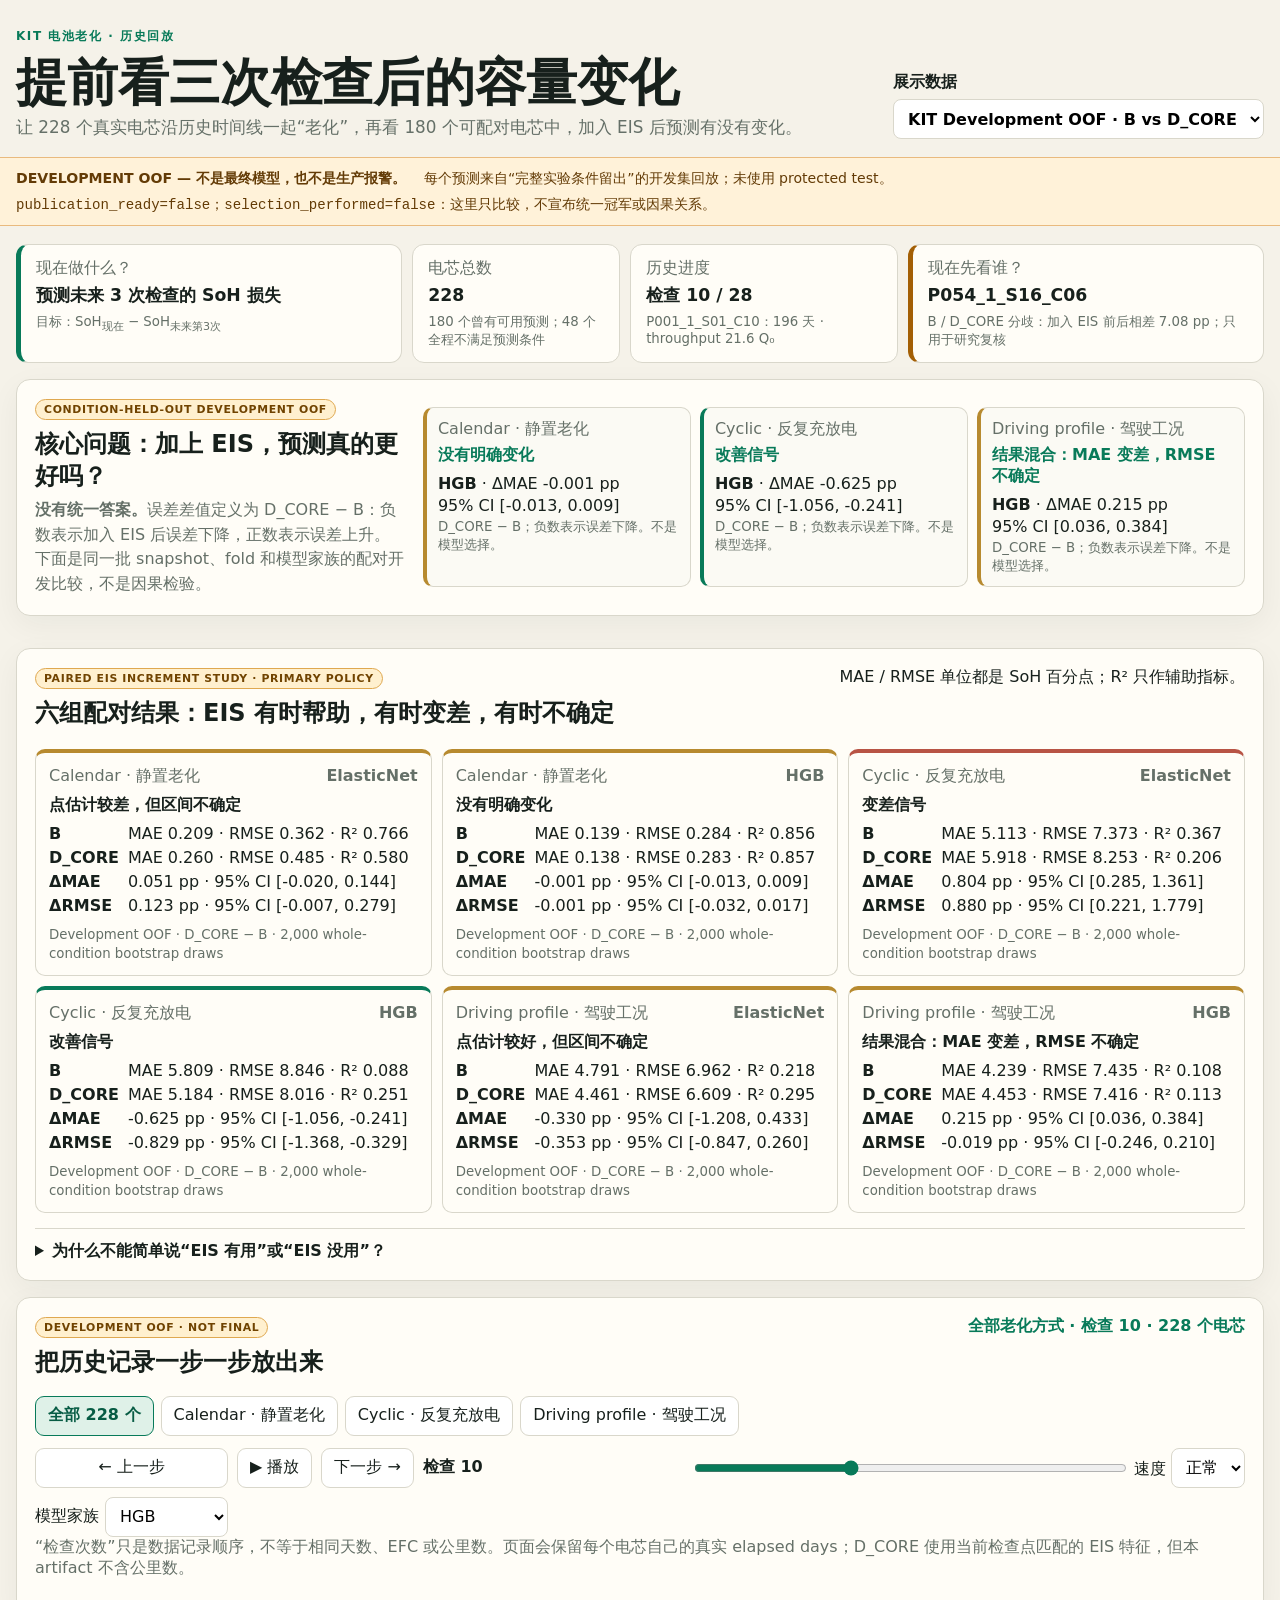
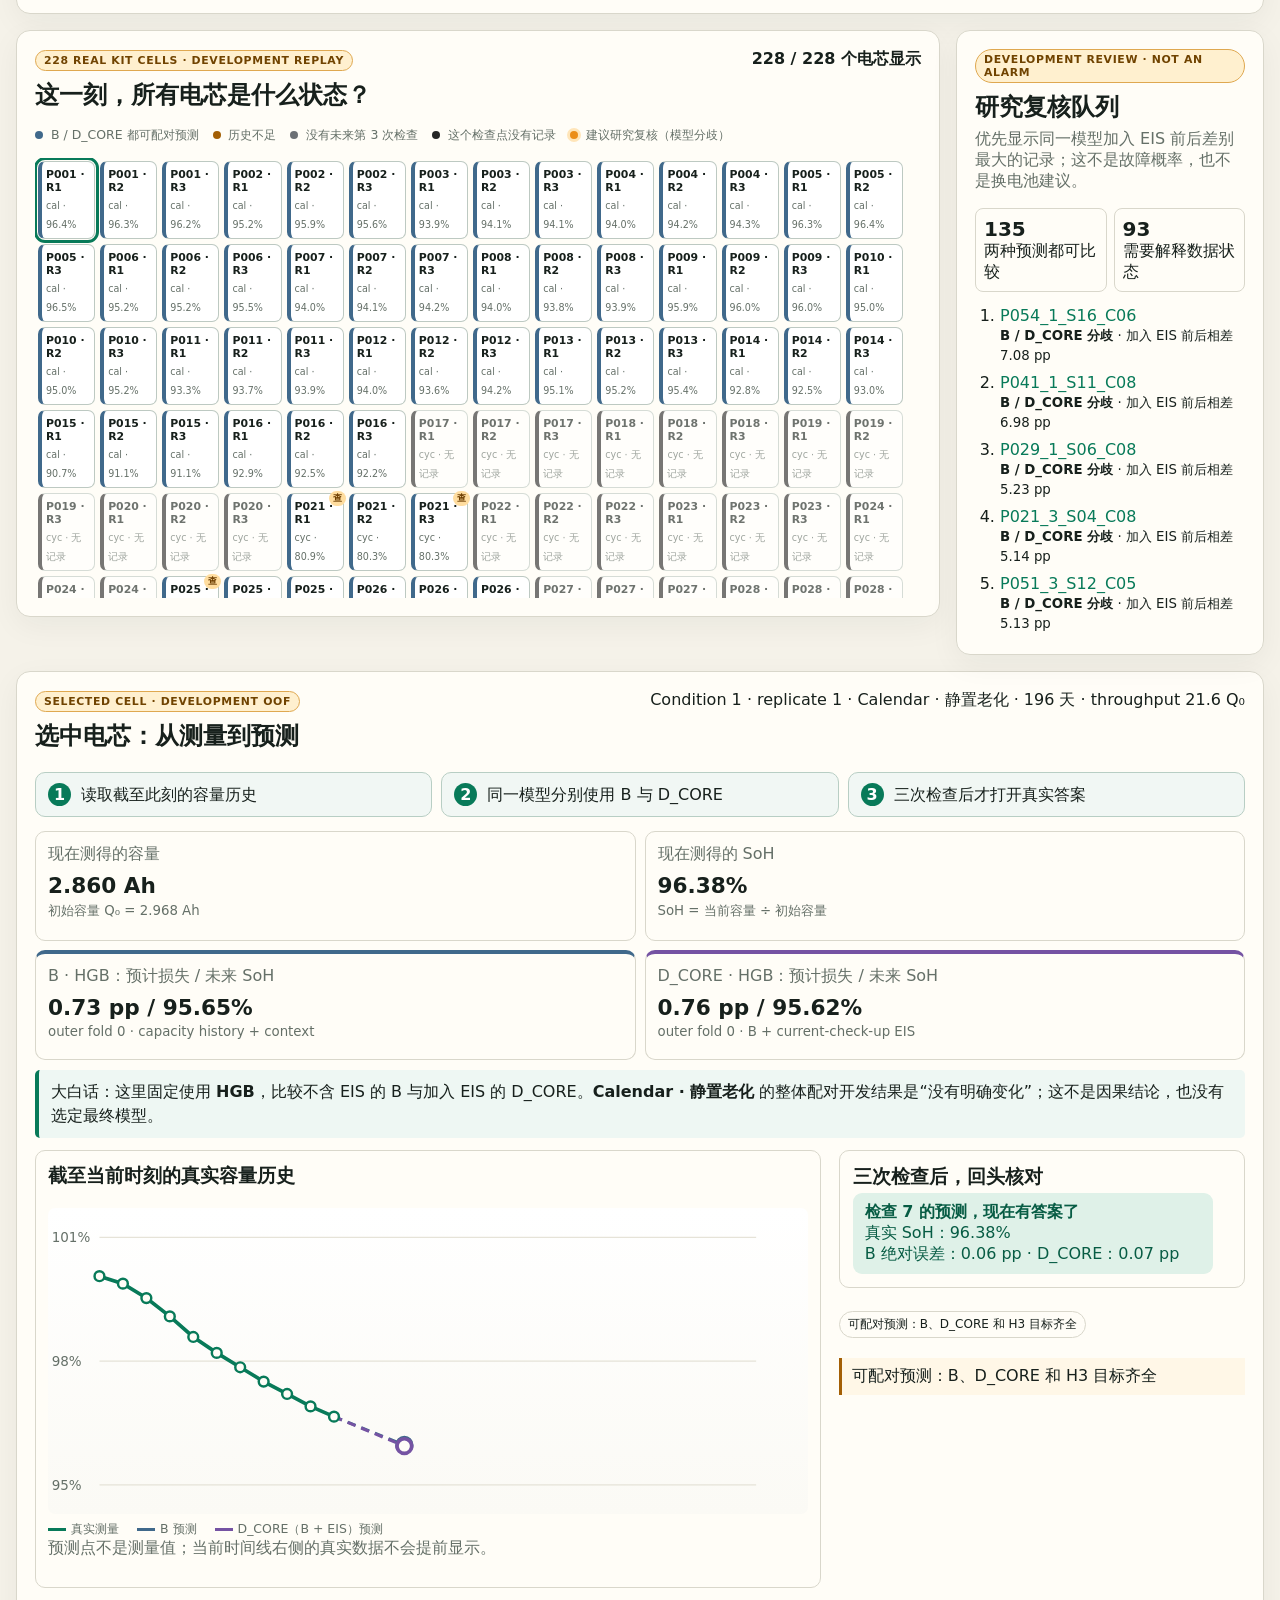
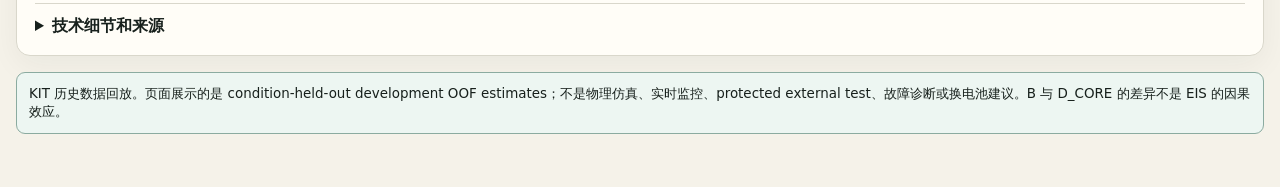
<file: demo/fleet-replay/index.html>
<!doctype html>
<html lang="zh-CN">
  <head>
    <meta charset="utf-8" />
    <meta name="viewport" content="width=device-width, initial-scale=1" />
    <meta name="color-scheme" content="light" />
    <title>KIT 电池未来衰减回放 · Development OOF</title>
    <link rel="stylesheet" href="./styles.css" />
  </head>
  <body>
    <header class="page-header">
      <div>
        <p class="eyebrow">KIT 电池老化 · 历史回放</p>
        <h1>提前看三次检查后的容量变化</h1>
        <p class="lede">让 228 个真实电芯沿历史时间线一起“老化”，再看 180 个可配对电芯中，加入 EIS 后预测有没有变化。</p>
      </div>
      <label class="mode-select">
        展示数据
        <select id="data-mode" aria-describedby="data-mode-note" data-data-mode="development-oof">
          <option value="development-oof">KIT Development OOF · B vs D_CORE</option>
          <option value="accepted-kit-oof" disabled>Final / protected test · 尚未进行</option>
        </select>
      </label>
    </header>

    <aside class="evidence-banner" aria-live="polite" data-development-label>
      <strong>DEVELOPMENT OOF — 不是最终模型，也不是生产报警。</strong>
      <span id="data-mode-note">每个预测来自“完整实验条件留出”的开发集回放；未使用 protected test。</span>
      <span><code>publication_ready=false</code>；<code>selection_performed=false</code>：这里只比较，不宣布统一冠军或因果关系。</span>
    </aside>

    <main>
      <section class="answer-strip" aria-label="十秒钟项目概览">
        <article>
          <span>现在做什么？</span>
          <strong>预测未来 3 次检查的 SoH 损失</strong>
          <small>目标：SoH<sub>现在</sub> − SoH<sub>未来第3次</sub></small>
        </article>
        <article>
          <span>电芯总数</span>
          <strong id="overview-roster">228</strong>
          <small id="overview-coverage">180 个有 paired OOF；48 个不满足当前建模条件</small>
        </article>
        <article>
          <span>历史进度</span>
          <strong id="overview-time">检查 10 / 28</strong>
          <small id="overview-exposure">按真实 completed check-up 前进</small>
        </article>
        <article class="review-answer">
          <span>现在先看谁？</span>
          <strong id="overview-review-cell">正在计算</strong>
          <small id="overview-review-reason">按模型分歧排序，只用于研究复核</small>
        </article>
      </section>

      <section class="model-finding development-panel" aria-labelledby="finding-title">
        <div>
          <span class="development-chip" data-development-label>Condition-held-out development OOF</span>
          <h2 id="finding-title">核心问题：加上 EIS，预测真的更好吗？</h2>
          <p><b>没有统一答案。</b>误差差值定义为 D_CORE − B：负数表示加入 EIS 后误差下降，正数表示误差上升。下面是同一批 snapshot、fold 和模型家族的配对开发比较，不是因果检验。</p>
        </div>
        <div id="mode-scorecards" class="mode-scorecards" aria-label="按老化模式和模型家族比较 B 与 D_CORE"></div>
      </section>

      <section class="comparison-panel development-panel" aria-labelledby="comparison-title">
        <div class="panel-heading">
          <div>
            <span class="development-chip" data-development-label>Paired EIS increment study · primary policy</span>
            <h2 id="comparison-title">六组配对结果：EIS 有时帮助，有时变差，有时不确定</h2>
          </div>
          <p>MAE / RMSE 单位都是 SoH 百分点；R² 只作辅助指标。</p>
        </div>
        <div id="eis-comparison-grid" class="eis-comparison-grid"></div>
        <details>
          <summary>为什么不能简单说“EIS 有用”或“EIS 没用”？</summary>
          <p>不同老化模式和模型家族给出了不同方向。95% 区间跨过 0 时，当前开发证据不足以判断方向；bootstrap 是按完整 condition 重采样，不会把 2,000 次抽样变成 2,000 个新电芯。</p>
        </details>
      </section>

      <section class="replay-panel development-panel" aria-labelledby="replay-title">
        <div class="panel-heading">
          <div>
            <span class="development-chip" data-development-label>Development OOF · not final</span>
            <h2 id="replay-title">把历史记录一步一步放出来</h2>
          </div>
          <p id="replay-position" class="position-label"></p>
        </div>

        <div class="tabs" role="tablist" aria-label="老化方式">
          <button id="tab-all" role="tab" aria-selected="true" aria-controls="fleet-panel" data-mode="all">全部 228 个</button>
          <button id="tab-calendar" role="tab" aria-selected="false" aria-controls="fleet-panel" data-mode="calendar">Calendar · 静置老化</button>
          <button id="tab-cyclic" role="tab" aria-selected="false" aria-controls="fleet-panel" data-mode="cyclic">Cyclic · 反复充放电</button>
          <button id="tab-profile" role="tab" aria-selected="false" aria-controls="fleet-panel" data-mode="profile">Driving profile · 驾驶工况</button>
        </div>

        <div class="playback-controls">
          <button id="replay-prev" aria-label="上一次检查">← 上一步</button>
          <button id="replay-play" aria-pressed="false" aria-label="播放历史回放">▶ 播放</button>
          <button id="replay-next" aria-label="下一次检查">下一步 →</button>
          <label class="slider-label" for="replay-slider">
            检查 <output id="checkup-output" for="replay-slider">10</output>
          </label>
          <input id="replay-slider" type="range" min="0" max="28" value="10" step="1" />
          <label>
            速度
            <select id="replay-speed">
              <option value="1200">慢</option>
              <option value="700" selected>正常</option>
              <option value="350">快</option>
            </select>
          </label>
          <label>
            模型家族
            <select id="model-family">
              <option value="hgb">HGB</option>
              <option value="elasticNet">ElasticNet</option>
            </select>
          </label>
        </div>
        <p class="microcopy">“检查次数”只是数据记录顺序，不等于相同天数、EFC 或公里数。页面会保留每个电芯自己的真实 elapsed days；D_CORE 使用当前检查点匹配的 EIS 特征，但本 artifact 不含公里数。</p>
      </section>

      <section class="workspace">
        <section id="fleet-panel" class="fleet-panel development-panel" role="tabpanel" aria-labelledby="tab-all">
          <div class="panel-heading fleet-heading">
            <div>
              <span class="development-chip" data-development-label>228 real KIT cells · development replay</span>
              <h2 id="fleet-title">这一刻，所有电芯是什么状态？</h2>
            </div>
            <p id="fleet-count"></p>
          </div>
          <div class="legend" aria-label="数据状态图例">
            <span><i class="dot eligible"></i> B / D_CORE 都可配对预测</span>
            <span><i class="dot history"></i> 历史不足</span>
            <span><i class="dot h3"></i> 没有未来第 3 次检查</span>
            <span><i class="dot unavailable"></i> 这个检查点没有记录</span>
            <span><i class="dot attention"></i> 建议研究复核（模型分歧）</span>
          </div>
          <div id="fleet-grid" class="fleet-grid" aria-label="228 个电芯矩阵" data-roster-size="228"></div>
        </section>

        <aside class="queue-panel development-panel" aria-labelledby="queue-title">
          <span class="development-chip" data-development-label>Development review · not an alarm</span>
          <h2 id="queue-title">研究复核队列</h2>
          <p class="microcopy">优先显示同一模型加入 EIS 前后差别最大的记录；这不是故障概率，也不是换电池建议。</p>
          <div id="queue-summary" class="queue-summary"></div>
          <ol id="review-queue" class="review-queue"></ol>
        </aside>
      </section>

      <section class="detail-panel development-panel" aria-labelledby="detail-title">
        <div class="panel-heading">
          <div>
            <span class="development-chip" data-development-label>Selected cell · Development OOF</span>
            <h2 id="detail-title">选中电芯：从测量到预测</h2>
          </div>
          <p id="cell-identity"></p>
        </div>

        <div class="process-steps" aria-label="预测过程">
          <span><b>1</b> 读取截至此刻的容量历史</span>
          <span><b>2</b> 同一模型分别使用 B 与 D_CORE</span>
          <span><b>3</b> 三次检查后才打开真实答案</span>
        </div>

        <div class="metric-grid">
          <article><span>现在测得的容量</span><strong id="current-capacity"></strong><small id="q0-capacity"></small></article>
          <article><span>现在测得的 SoH</span><strong id="current-soh"></strong><small>SoH = 当前容量 ÷ 初始容量</small></article>
          <article class="model-metric b-view"><span id="b-view-label">B：预计损失 / 未来 SoH</span><strong id="b-forecast"></strong><small id="b-note"></small></article>
          <article class="model-metric d-core-view"><span id="d-core-label">D_CORE：预计损失 / 未来 SoH</span><strong id="d-core-forecast"></strong><small id="d-core-note"></small></article>
        </div>
        <p id="prediction-explanation" class="plain-explanation"></p>

        <div class="detail-layout">
          <div class="history-card">
            <h3>截至当前时刻的真实容量历史</h3>
            <svg id="history-chart" viewBox="0 0 620 250" role="img" aria-labelledby="chart-title chart-desc">
              <title id="chart-title">KIT 电芯历史 SoH 与两个模型的未来预测</title>
              <desc id="chart-desc">实线是当前可见的真实历史；两条虚线分别连接 B 与 D_CORE 的未来预测点。</desc>
              <g id="chart-grid"></g>
              <g id="chart-labels"></g>
              <polyline id="history-line" points="" fill="none" stroke="currentColor" stroke-width="3"></polyline>
              <line id="b-forecast-line" class="forecast-line b-line" x1="0" y1="0" x2="0" y2="0"></line>
              <line id="d-core-forecast-line" class="forecast-line d-core-line" x1="0" y1="0" x2="0" y2="0"></line>
              <g id="history-points"></g>
              <g id="forecast-points"></g>
            </svg>
            <div class="chart-legend"><span class="measured-key">真实测量</span><span class="b-key">B 预测</span><span class="d-core-key">D_CORE（B + EIS）预测</span></div>
            <p class="microcopy">预测点不是测量值；当前时间线右侧的真实数据不会提前显示。</p>
          </div>

          <div class="maturation-column">
            <div class="maturation-card" aria-live="polite">
              <h3>三次检查后，回头核对</h3>
              <div id="maturation-state" data-h3-maturity="locked"></div>
            </div>
            <div id="cell-statuses" class="status-strip"></div>
            <p id="view-status" class="empty-message"></p>
          </div>
        </div>

        <details>
          <summary>技术细节和来源</summary>
          <dl class="technical-list">
            <dt>证据级别</dt><dd>KIT condition-held-out DEVELOPMENT OOF；不是 protected test。</dd>
            <dt>主要目标</dt><dd><code>soh_loss_pp_h3 = SoH_t - SoH_t+3</code></dd>
            <dt>特征视图</dt><dd>B：容量历史 + context；D_CORE：B + 当前检查点匹配的 EIS。</dd>
            <dt>分组方式</dt><dd>完整实验条件留出；同一条件的三个电芯不会跨训练/验证。</dd>
            <dt>模型选择</dt><dd><code>selection_performed=false</code>；页面只按相同模型家族并排比较 B 与 D_CORE。</dd>
            <dt>Sensitivity</dt><dd>Primary 与 keep-last acquisition policy 的 6 组差值相同；timestamp/retry 语义仍是 provisional。</dd>
            <dt>Cell / fold</dt><dd id="technical-cell"></dd>
            <dt>来源 artifact</dt><dd id="technical-artifact"></dd>
          </dl>
        </details>
      </section>

      <p class="required-disclosure">
        KIT 历史数据回放。页面展示的是 condition-held-out development OOF estimates；不是物理仿真、实时监控、protected external test、故障诊断或换电池建议。B 与 D_CORE 的差异不是 EIS 的因果效应。
      </p>
    </main>

    <script type="module" src="./app.js"></script>
  </body>
</html>
</file>
<file: demo/fleet-replay/styles.css>
:root {
  --ink: #17201c;
  --muted: #657068;
  --paper: #f5f2e9;
  --card: #fffdf7;
  --line: #d9d7cb;
  --green: #087a59;
  --green-soft: #dff1e8;
  --blue: #40698b;
  --amber: #a35f05;
  --red: #9d3e3e;
  --purple: #7553a3;
  font-family: Inter, ui-sans-serif, system-ui, -apple-system, BlinkMacSystemFont, "Segoe UI", sans-serif;
  color: var(--ink);
  background: var(--paper);
}

* { box-sizing: border-box; }

body { margin: 0; }
button, select, input { font: inherit; }
button, select { min-height: 40px; }
button { cursor: pointer; }
button:focus-visible, select:focus-visible, input:focus-visible, summary:focus-visible {
  outline: 3px solid #0d70b7;
  outline-offset: 2px;
}

.page-header, main { width: min(1500px, calc(100% - 32px)); margin-inline: auto; }
.page-header { display: flex; justify-content: space-between; align-items: end; gap: 24px; padding: 28px 0 18px; }
h1, h2, h3, p { margin-top: 0; }
h1 { margin-bottom: 8px; font-size: clamp(2rem, 4vw, 3.4rem); line-height: 1; }
h2 { margin-bottom: 6px; }
.eyebrow { color: var(--green); font-size: .75rem; font-weight: 800; letter-spacing: .13em; text-transform: uppercase; }
.lede, .microcopy { color: var(--muted); }
.lede { margin-bottom: 0; font-size: 1.05rem; }
.mode-select { display: grid; gap: 6px; min-width: 285px; font-weight: 700; }
select { border: 1px solid var(--line); border-radius: 8px; background: white; padding: 7px 10px; }

.evidence-banner { position: sticky; top: 0; z-index: 20; display: flex; flex-wrap: wrap; gap: 7px 18px; padding: 11px max(16px, calc((100vw - 1500px) / 2)); border-block: 1px solid #e9ba7e; background: #fff2d9; color: #633b06; font-size: .88rem; }
main { display: grid; gap: 16px; padding: 18px 0 40px; }
.development-panel { border: 1px solid var(--line); border-radius: 14px; background: var(--card); box-shadow: 0 9px 30px rgb(28 44 35 / 5%); }
.replay-panel, .fleet-panel, .queue-panel, .detail-panel { padding: 18px; }
.answer-strip { display: grid; grid-template-columns: 1.3fr .7fr .9fr 1.2fr; gap: 10px; }
.answer-strip article { border: 1px solid var(--line); border-radius: 12px; background: var(--card); padding: 13px 15px; }
.answer-strip article:first-child { border-left: 5px solid var(--green); }
.answer-strip .review-answer { border-left: 5px solid var(--amber); }
.answer-strip span, .answer-strip small { display: block; color: var(--muted); }
.answer-strip strong { display: block; margin: 6px 0; font-size: 1.08rem; line-height: 1.25; }
.panel-heading { display: flex; justify-content: space-between; gap: 16px; align-items: start; }
.development-chip { display: inline-block; margin-bottom: 8px; border: 1px solid #dfa850; border-radius: 999px; padding: 3px 8px; background: #fff0cf; color: #704300; font-size: .68rem; font-weight: 800; letter-spacing: .06em; text-transform: uppercase; }
.position-label { color: var(--green); font-weight: 800; }

.model-finding { display: grid; grid-template-columns: minmax(260px, .9fr) 2fr; gap: 18px; padding: 18px; align-items: center; }
.model-finding p { margin-bottom: 0; color: var(--muted); line-height: 1.55; }
.mode-scorecards { display: grid; grid-template-columns: repeat(3, 1fr); gap: 9px; }
.mode-scorecards article { border: 1px solid var(--line); border-radius: 10px; background: #fbfaf4; padding: 11px; }
.mode-scorecards span, .mode-scorecards small { display: block; color: var(--muted); }
.mode-scorecards strong { display: block; margin: 5px 0 8px; color: var(--green); }
.mode-scorecards div { margin: 3px 0; font-variant-numeric: tabular-nums; }
.mode-scorecards article[data-interpretation="improves"] { border-left: 4px solid var(--green); }
.mode-scorecards article[data-interpretation="worsens"] { border-left: 4px solid #b85445; }
.mode-scorecards article[data-interpretation="mixed"],
.mode-scorecards article[data-interpretation="unclear"] { border-left: 4px solid #b78a2f; }
.comparison-panel { margin-top: 16px; padding: 18px; }
.eis-comparison-grid { display: grid; grid-template-columns: repeat(3, 1fr); gap: 10px; margin-block: 14px; }
.comparison-card { border: 1px solid var(--line); border-radius: 10px; background: #fffdf7; padding: 13px; }
.comparison-card[data-interpretation="improves"] { border-top: 4px solid var(--green); }
.comparison-card[data-interpretation="worsens"] { border-top: 4px solid #b85445; }
.comparison-card[data-interpretation="mixed"],
.comparison-card[data-interpretation="unclear"] { border-top: 4px solid #b78a2f; }
.comparison-heading { display: flex; justify-content: space-between; gap: 8px; color: var(--muted); }
.comparison-card > strong { display: block; margin: 8px 0; }
.comparison-card dl { display: grid; grid-template-columns: auto 1fr; gap: 5px 9px; margin: 0 0 9px; font-variant-numeric: tabular-nums; }
.comparison-card dt { font-weight: 800; }
.comparison-card dd { margin: 0; }
.comparison-card small { color: var(--muted); }

.tabs { display: flex; flex-wrap: wrap; gap: 7px; margin-block: 12px; }
.tabs button, .view-toggle button, .playback-controls button { border: 1px solid var(--line); border-radius: 9px; background: white; padding: 7px 12px; color: var(--ink); }
.tabs button[aria-selected="true"], .view-toggle button[aria-pressed="true"] { border-color: var(--green); background: var(--green-soft); color: #075c44; font-weight: 800; }
.playback-controls { display: grid; grid-template-columns: auto auto auto minmax(260px, 1fr) 2fr auto; gap: 9px; align-items: center; }
.slider-label { font-weight: 750; white-space: nowrap; }
#replay-slider { width: 100%; accent-color: var(--green); }
.playback-controls label:last-child { display: flex; gap: 6px; align-items: center; }

.workspace { display: grid; grid-template-columns: minmax(0, 3fr) minmax(250px, 1fr); gap: 16px; align-items: start; }
.fleet-heading p { font-weight: 750; }
.legend { display: flex; flex-wrap: wrap; gap: 8px 14px; margin: 10px 0 14px; color: var(--muted); font-size: .78rem; }
.dot { display: inline-block; width: 8px; height: 8px; border-radius: 50%; margin-right: 4px; background: var(--blue); }
.dot.history { background: var(--amber); }
.dot.eis { background: var(--purple); }
.dot.h3 { background: #6c7075; }
.dot.abstained { background: var(--red); }
.dot.unavailable { background: #252525; }
.dot.attention { background: #eb8d17; box-shadow: 0 0 0 3px #ffe5b9; }

.fleet-grid { display: grid; grid-template-columns: repeat(auto-fill, minmax(56px, 1fr)); gap: 5px; max-height: 440px; overflow: auto; padding: 3px; scrollbar-gutter: stable; }
.cell-tile { position: relative; min-height: 52px; border: 1px solid #bdc9c2; border-left: 4px solid var(--blue); border-radius: 7px; background: white; padding: 6px 4px; color: var(--ink); text-align: left; }
.cell-tile:hover { transform: translateY(-1px); box-shadow: 0 4px 10px rgb(19 51 37 / 11%); }
.cell-tile.selected { outline: 3px solid var(--green); outline-offset: 1px; }
.cell-tile[data-status~="insufficient-history"] { border-left-color: var(--amber); }
.cell-tile[data-status~="missing-eis"] { border-left-color: var(--purple); }
.cell-tile[data-status~="no-h3-follow-up"] { border-left-color: #6c7075; }
.cell-tile[data-status~="abstained"] { border-left-color: var(--red); }
.cell-tile[data-status~="data-unavailable"] { border-left-color: #252525; }
.cell-tile[data-status~="no-record"] { border-left-color: #252525; opacity: .62; }
.cell-tile.example-attention::after { content: "查"; position: absolute; top: -3px; right: -3px; border-radius: 8px; padding: 1px 4px; background: #ffdd9f; color: #6e3e00; font-size: .58rem; font-weight: 900; }
.cell-tile b { display: block; font-size: .68rem; }
.cell-tile small { color: var(--muted); font-size: .6rem; }

.queue-panel { position: sticky; top: 62px; }
.queue-summary { display: grid; grid-template-columns: 1fr 1fr; gap: 7px; margin-block: 14px; }
.queue-summary div { border: 1px solid var(--line); border-radius: 8px; padding: 8px; }
.queue-summary strong { display: block; font-size: 1.25rem; }
.review-queue { max-height: 330px; overflow: auto; margin: 0; padding-left: 25px; }
.review-queue li { margin-bottom: 9px; }
.review-queue button { border: 0; background: transparent; min-height: 0; color: var(--green); text-align: left; padding: 0; }

.process-steps { display: grid; grid-template-columns: repeat(3, 1fr); gap: 9px; margin: 14px 0; }
.process-steps span { border: 1px solid #b8cec4; border-radius: 10px; background: #f1f7f4; padding: 10px 12px; }
.process-steps b { display: inline-grid; place-items: center; width: 23px; height: 23px; margin-right: 5px; border-radius: 50%; background: var(--green); color: white; }
.detail-layout { display: grid; grid-template-columns: 1.45fr .75fr; gap: 18px; margin-top: 12px; }
.metric-grid { display: grid; grid-template-columns: 1fr 1fr; gap: 9px; }
.metric-grid article { min-height: 110px; border: 1px solid var(--line); border-radius: 10px; padding: 12px; }
.metric-grid span, .metric-grid small { display: block; color: var(--muted); }
.metric-grid strong { display: block; margin: 8px 0 4px; font-size: 1.35rem; }
.model-metric.b-view { border-top: 4px solid var(--blue); }
.model-metric.d-core-view { border-top: 4px solid var(--purple); }
.plain-explanation { margin: 10px 0 0; border-left: 4px solid var(--green); border-radius: 5px; background: #eef7f3; padding: 10px 12px; line-height: 1.5; }
.view-toggle { display: flex; flex-wrap: wrap; gap: 7px; align-items: center; margin-top: 12px; }
.view-toggle > span { margin-right: 4px; font-weight: 800; }
.empty-message { margin-top: 10px; border-left: 3px solid var(--amber); padding: 8px 10px; background: #fff7e7; }
.history-card { border: 1px solid var(--line); border-radius: 10px; padding: 12px; }
#history-chart { display: block; width: 100%; height: auto; color: var(--green); background: linear-gradient(#fff, #fbfaf5); border-radius: 7px; }
.chart-grid-line { stroke: #e6e3d8; stroke-width: 1; }
.chart-point { fill: var(--card); stroke: var(--green); stroke-width: 2; }
.chart-axis-label { fill: var(--muted); font-size: 11px; }
.forecast-line { stroke-width: 2.5; stroke-dasharray: 7 5; }
.b-line { stroke: var(--blue); }
.d-core-line { stroke: var(--purple); }
.forecast-point { fill: var(--card); stroke-width: 3; }
.b-point { stroke: var(--blue); }
.d-core-point { stroke: var(--purple); }
.chart-legend { display: flex; flex-wrap: wrap; gap: 8px 18px; margin-top: 7px; color: var(--muted); font-size: .78rem; }
.chart-legend span::before { content: ""; display: inline-block; width: 18px; height: 3px; margin-right: 5px; vertical-align: middle; background: var(--green); }
.chart-legend .b-key::before { background: var(--blue); }
.chart-legend .d-core-key::before { background: var(--purple); }
.maturation-column { display: grid; align-content: start; gap: 10px; }
.maturation-card { display: block; border: 1px solid var(--line); border-radius: 10px; padding: 13px; }
.maturation-card h3, .maturation-card p { margin-bottom: 3px; }
.maturity-locked, .maturity-open { max-width: 360px; border-radius: 9px; padding: 9px 12px; }
.maturity-locked { background: #f0efeb; color: #535b56; }
.maturity-open { background: var(--green-soft); color: #075c44; }
.status-strip, .warning-row { display: flex; flex-wrap: wrap; gap: 7px; margin-top: 13px; }
.status-badge { border: 1px solid var(--line); border-radius: 999px; padding: 4px 8px; font-size: .75rem; }
.review-badge { border-color: #dfa850; background: #fff0cf; color: #704300; }
.warning-row { color: var(--muted); font-size: .82rem; gap: 10px 24px; }
details { margin-top: 15px; border-top: 1px solid var(--line); padding-top: 12px; }
summary { cursor: pointer; font-weight: 800; }
.technical-list { display: grid; grid-template-columns: max-content 1fr; gap: 6px 14px; font-size: .84rem; }
.technical-list dt { font-weight: 800; }
.technical-list dd { margin: 0; color: var(--muted); overflow-wrap: anywhere; }
.required-disclosure { border: 1px solid #8baba0; border-radius: 9px; background: #edf6f2; padding: 12px; font-size: .84rem; }

@media (max-width: 950px) {
  .page-header { align-items: start; }
  .answer-strip { grid-template-columns: 1fr 1fr; }
  .model-finding { grid-template-columns: 1fr; }
  .eis-comparison-grid { grid-template-columns: repeat(2, 1fr); }
  .playback-controls { grid-template-columns: repeat(4, auto); }
  #replay-slider { grid-column: 1 / -1; }
  .workspace, .detail-layout { grid-template-columns: 1fr; }
  .queue-panel { position: static; }
  .fleet-grid { grid-template-columns: repeat(auto-fill, minmax(50px, 1fr)); max-height: 370px; }
}

@media (max-width: 600px) {
  .page-header { width: min(100% - 20px, 1500px); flex-direction: column; padding-top: 18px; }
  .mode-select { width: 100%; min-width: 0; }
  main { width: min(100% - 20px, 1500px); }
  .replay-panel, .fleet-panel, .queue-panel, .detail-panel { padding: 12px; }
  .panel-heading, .maturation-card { align-items: start; flex-direction: column; }
  .answer-strip, .mode-scorecards, .process-steps, .eis-comparison-grid { grid-template-columns: 1fr; }
  .playback-controls { grid-template-columns: 1fr 1fr; }
  .playback-controls button { padding-inline: 7px; }
  .slider-label, #replay-slider { grid-column: 1 / -1; }
  .fleet-grid { grid-template-columns: repeat(4, minmax(0, 1fr)); max-height: 390px; }
  .cell-tile { min-height: 48px; }
  .metric-grid { grid-template-columns: 1fr; }
  .technical-list { grid-template-columns: 1fr; }
  .technical-list dd { margin-bottom: 8px; }
}

@media (prefers-reduced-motion: reduce) {
  *, *::before, *::after { scroll-behavior: auto !important; transition: none !important; }
}
</file>
